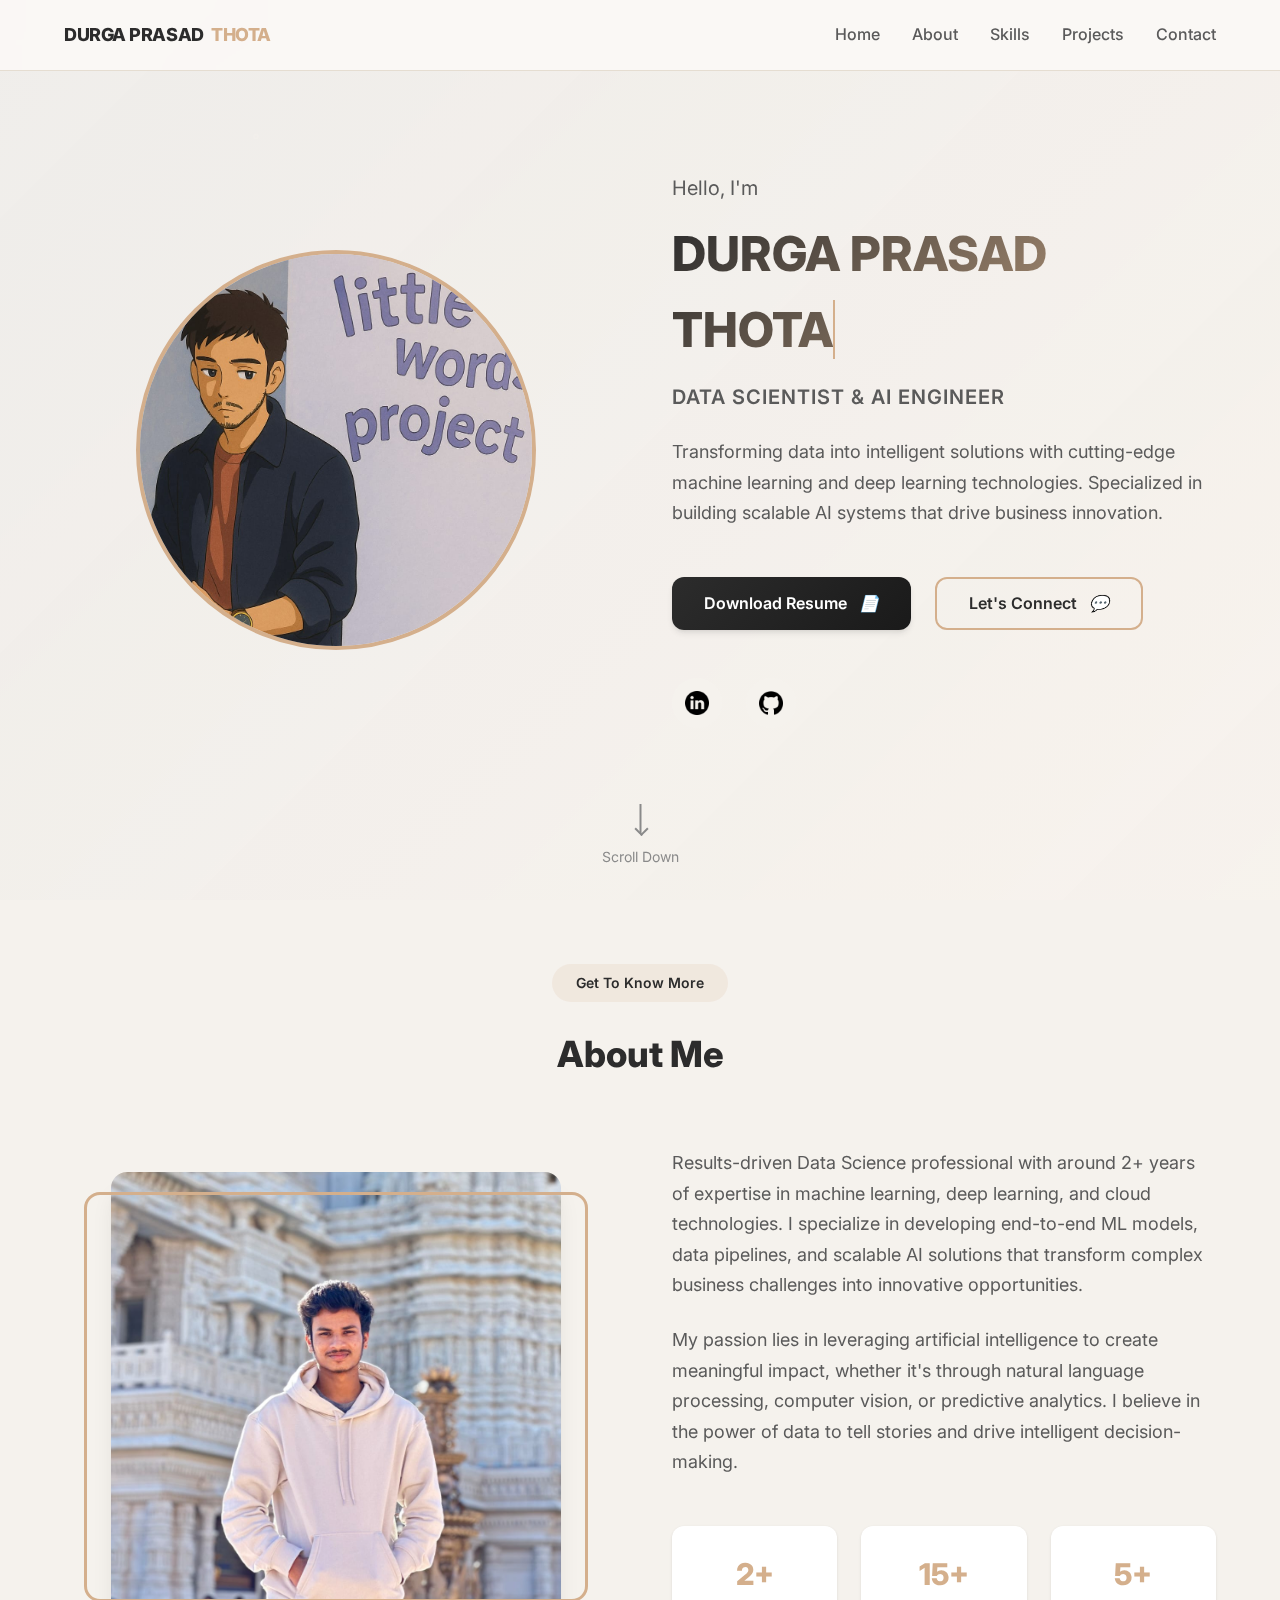
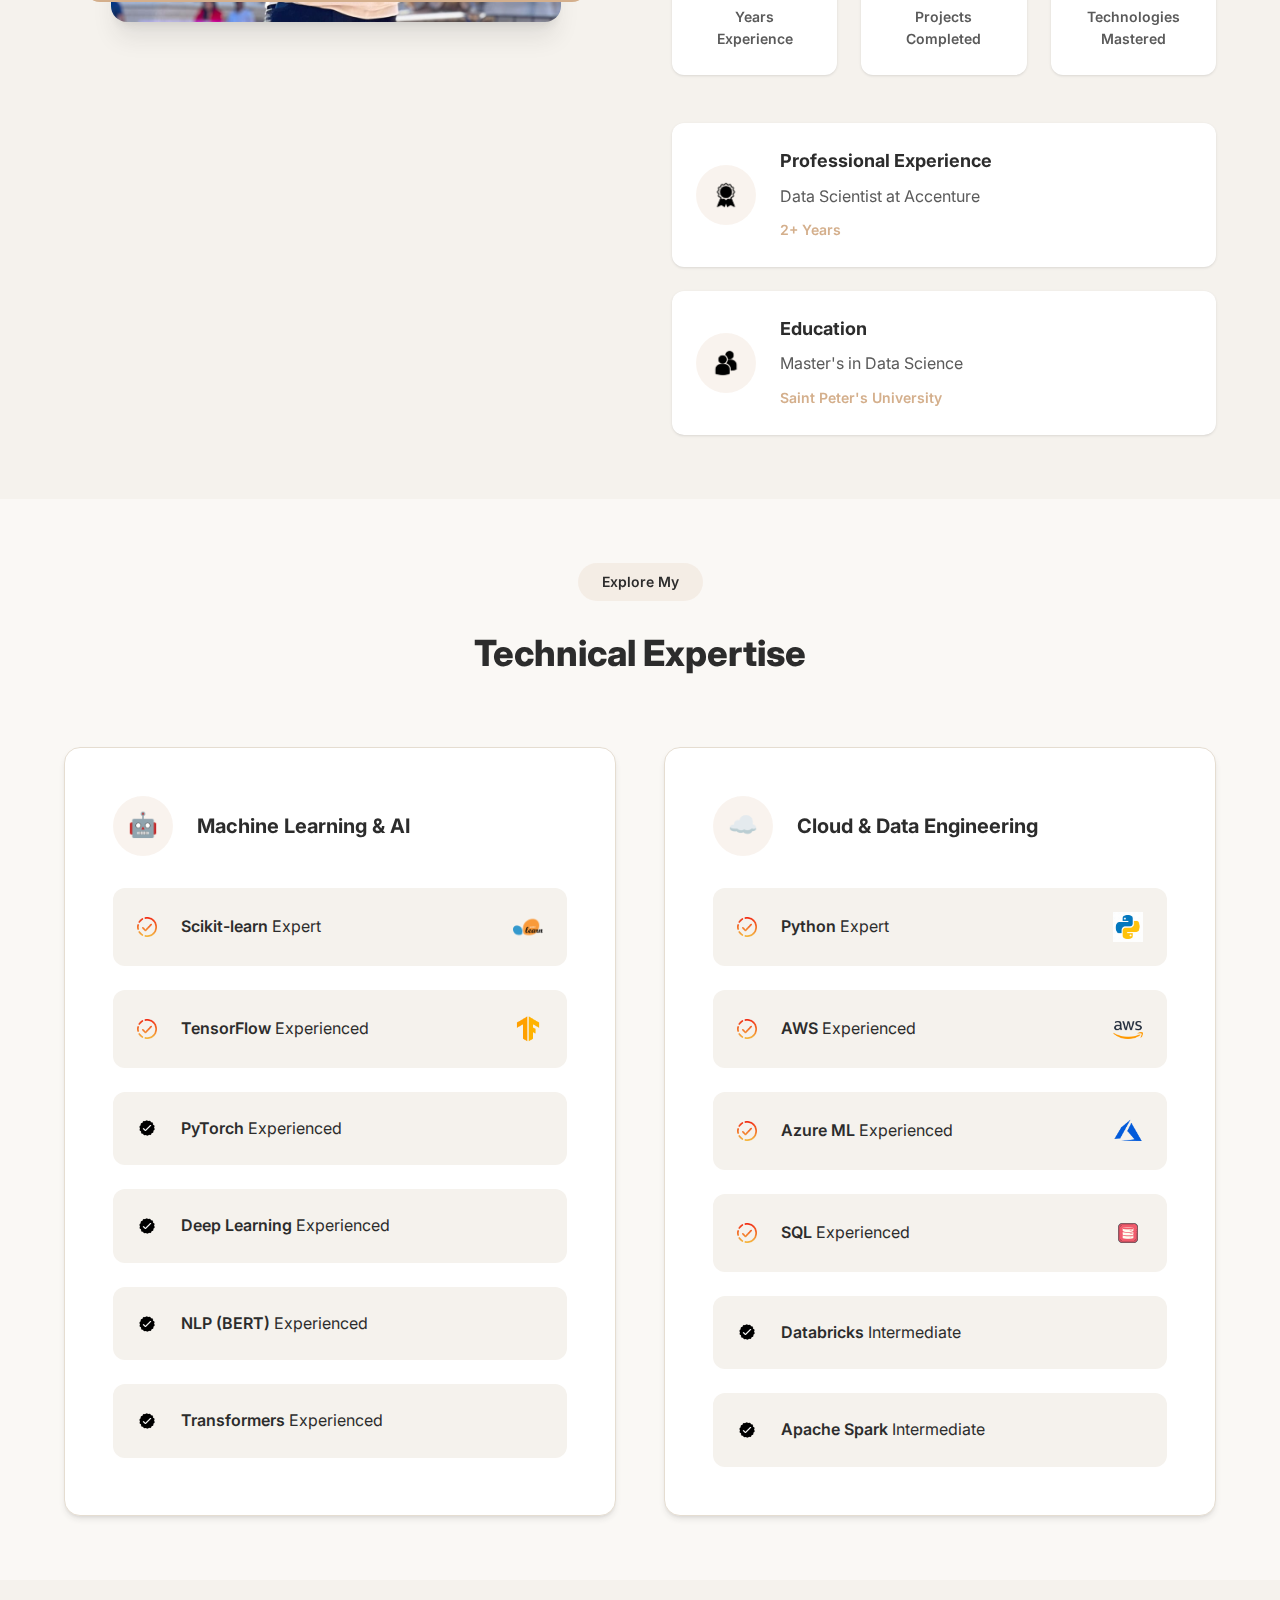
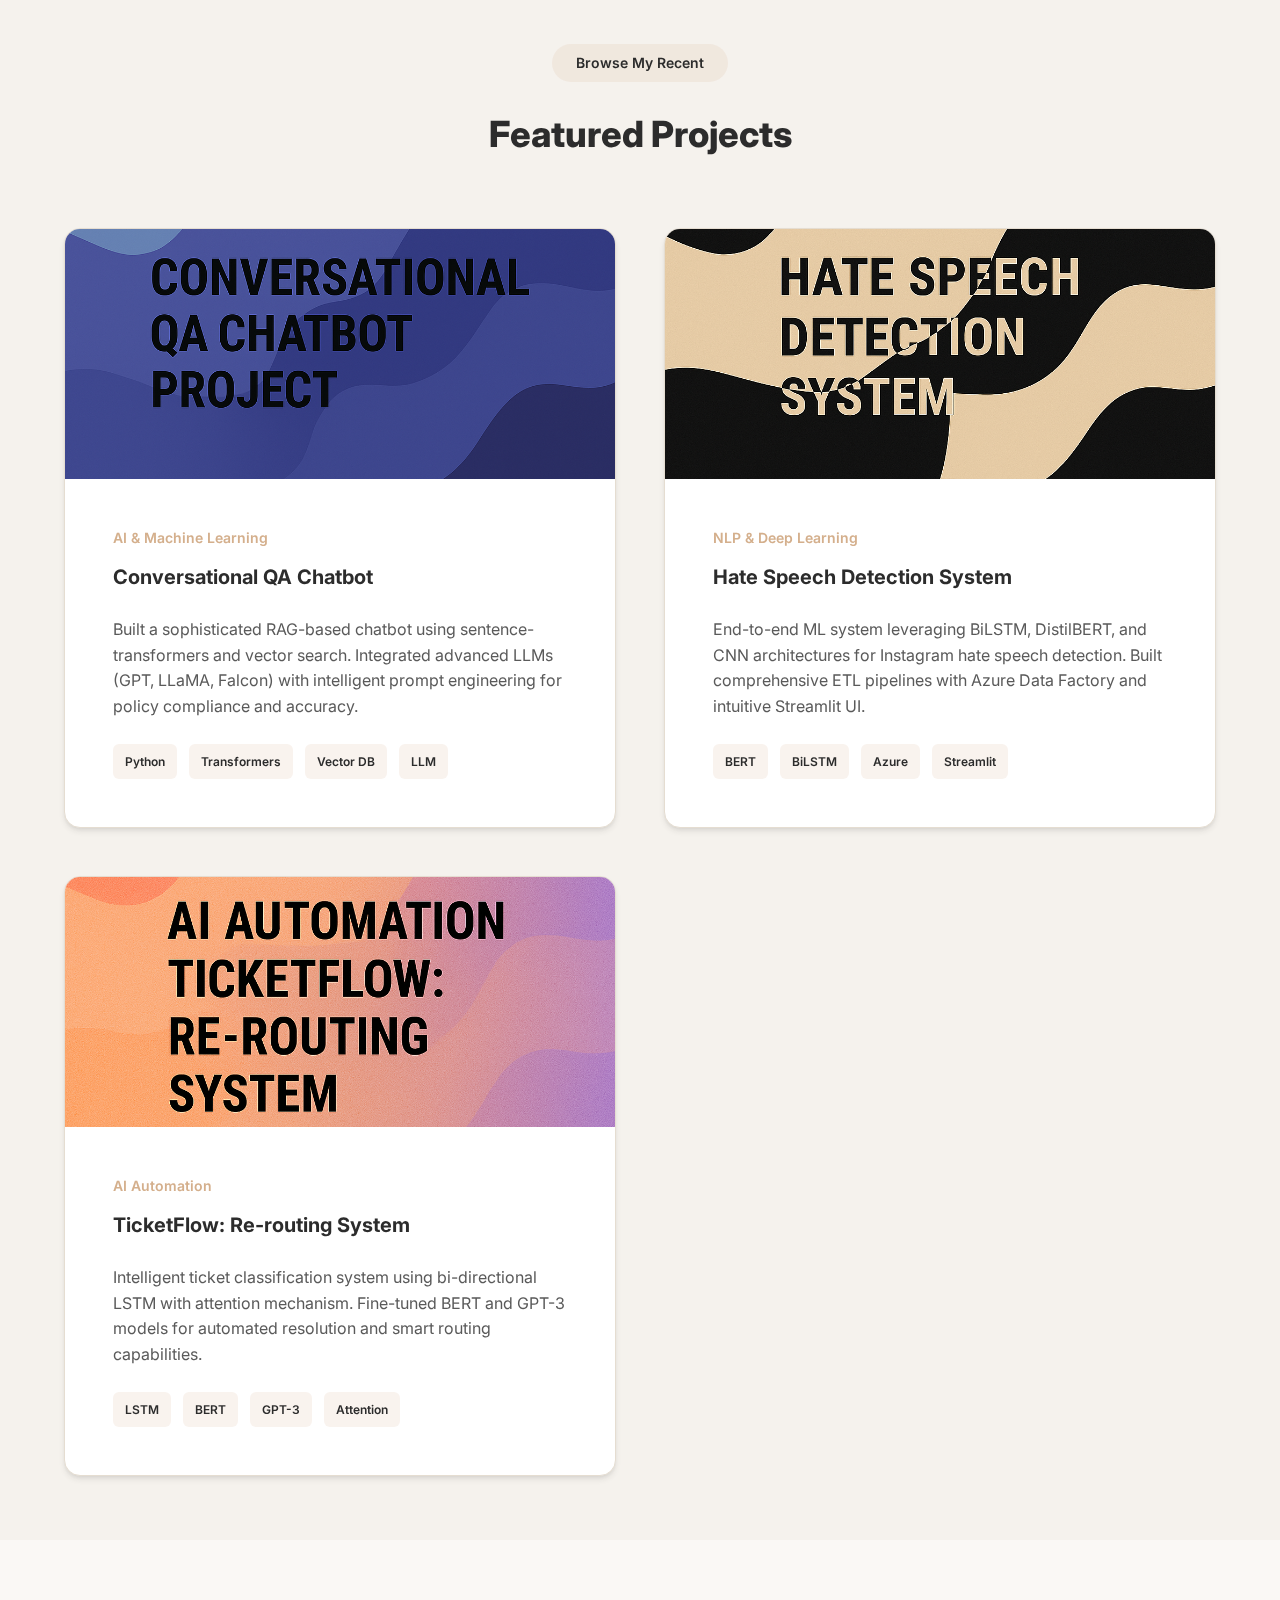
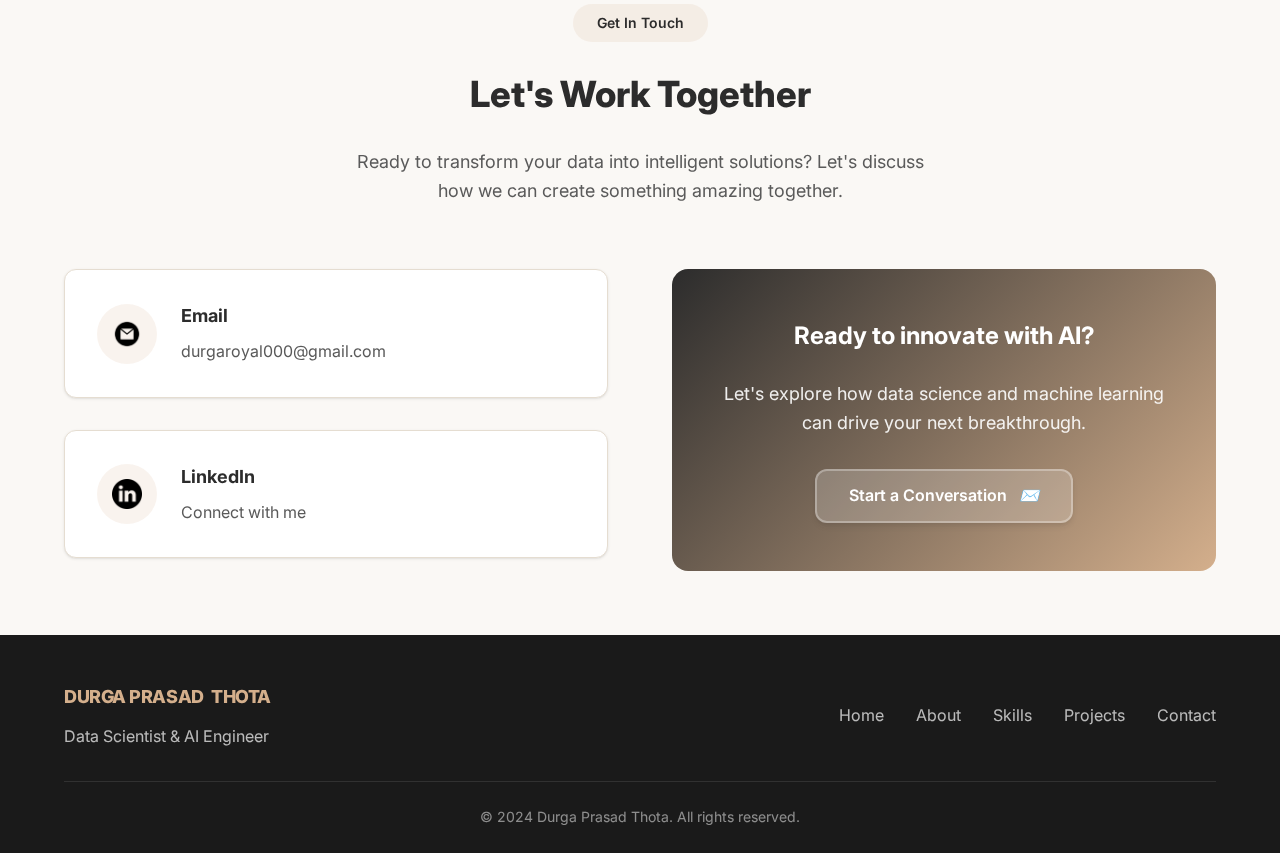
<file: index.html>
<!DOCTYPE html>
<html lang="en">
<head>
    <meta charset="UTF-8">
    <meta http-equiv="X-UA-Compatible" content="IE=edge">
    <meta name="viewport" content="width=device-width, initial-scale=1.0">
    <title>Durga Prasad Thota - Data Scientist Portfolio</title>
    <link rel="stylesheet" href="style.css">
    <link rel="stylesheet" href="#">
    <link rel="preconnect" href="https://fonts.googleapis.com">
    <link rel="preconnect" href="https://fonts.gstatic.com" crossorigin>
    <link href="https://fonts.googleapis.com/css2?family=Inter:wght@300;400;500;600;700;800&display=swap" rel="stylesheet">
</head>
<body>
    <!-- Animated Background -->
    <div class="bg-animation"></div>
    
    <!-- Navigation -->
    <nav id="navbar">
        <div class="nav-container">
            <div class="logo">
                <span class="logo-text">DURGA PRASAD</span>
                <span class="logo-accent">THOTA</span>
            </div>
            <ul class="nav-menu">
                <li><a href="#home" class="nav-link">Home</a></li>
                <li><a href="#about" class="nav-link">About</a></li>
                <li><a href="#skills" class="nav-link">Skills</a></li>
                <li><a href="#projects" class="nav-link">Projects</a></li>
                <li><a href="#contact" class="nav-link">Contact</a></li>
            </ul>
            <div class="hamburger" id="hamburger">
                <span class="bar"></span>
                <span class="bar"></span>
                <span class="bar"></span>
            </div>
        </div>
    </nav>

    <!-- Hero Section -->
    <section id="home" class="hero">
        <div class="hero-container">
            <div class="hero-content">
                <div class="hero-image-wrapper">
                    <div class="hero-image">
                        <img src="./assets/dummy-abt-pic.jpeg" alt="Durga Prasad Thota">
                        <div class="image-glow"></div>
                    </div>
                </div>
                <div class="hero-text">
                    <p class="hero-greeting">Hello, I'm</p>
                    <h1 class="hero-name">
                        <span class="typing-text">DURGA PRASAD THOTA</span>
                    </h1>
                    <h2 class="hero-title">DATA SCIENTIST & AI ENGINEER</h2>
                    <p class="hero-description">
                        Transforming data into intelligent solutions with cutting-edge machine learning 
                        and deep learning technologies. Specialized in building scalable AI systems 
                        that drive business innovation.
                    </p>
                    <div class="hero-buttons">
                        <a href="./assets/DP-RESUME.pdf" class="btn btn-primary" target="_blank">
                            <span>Download Resume</span>
                            <i class="btn-icon">📄</i>
                        </a>
                        <a href="#contact" class="btn btn-secondary">
                            <span>Let's Connect</span>
                            <i class="btn-icon">💬</i>
                        </a>
                    </div>
                    <div class="social-links">
                        <a href="https://www.linkedin.com/in/durgarasadthota/" class="social-link" target="_blank">
                            <img src="./assets/linkedin.png" alt="LinkedIn">
                        </a>
                        <a href="https://github.com/DURGAPRASAD000/" class="social-link" target="_blank">
                            <img src="./assets/github.png" alt="GitHub">
                        </a>
                    </div>
                </div>
            </div>
            <div class="scroll-indicator">
                <div class="scroll-arrow"></div>
                <span>Scroll Down</span>
            </div>
        </div>
    </section>

    <!-- About Section -->
    <section id="about" class="about">
        <div class="container">
            <div class="section-header">
                <span class="section-tag">Get To Know More</span>
                <h2 class="section-title">About Me</h2>
            </div>
            <div class="about-content">
                <div class="about-image-section">
                    <div class="about-image-wrapper">
                        <img src="./assets/about-pic.jpg" alt="About Durga Prasad" class="about-image">
                        <div class="about-image-overlay"></div>
                    </div>
                </div>
                <div class="about-text-section">
                    <div class="about-description">
                        <p>
                            Results-driven Data Science professional with around 2+ years of expertise in 
                            machine learning, deep learning, and cloud technologies. I specialize in 
                            developing end-to-end ML models, data pipelines, and scalable AI solutions 
                            that transform complex business challenges into innovative opportunities.
                        </p>
                        <p>
                            My passion lies in leveraging artificial intelligence to create meaningful 
                            impact, whether it's through natural language processing, computer vision, 
                            or predictive analytics. I believe in the power of data to tell stories 
                            and drive intelligent decision-making.
                        </p>
                    </div>
                    <div class="stats-container">
                        <div class="stat-item">
                            <div class="stat-number">2+</div>
                            <div class="stat-label">Years Experience</div>
                        </div>
                        <div class="stat-item">
                            <div class="stat-number">15+</div>
                            <div class="stat-label">Projects Completed</div>
                        </div>
                        <div class="stat-item">
                            <div class="stat-number">5+</div>
                            <div class="stat-label">Technologies Mastered</div>
                        </div>
                    </div>
                    <div class="experience-education">
                        <div class="exp-edu-item">
                            <div class="exp-edu-icon">
                                <img src="./assets/experience.png" alt="Experience">
                            </div>
                            <div class="exp-edu-content">
                                <h4>Professional Experience</h4>
                                <p>Data Scientist at Accenture</p>
                                <span class="exp-edu-duration">2+ Years</span>
                            </div>
                        </div>
                        <div class="exp-edu-item">
                            <div class="exp-edu-icon">
                                <img src="./assets/education.png" alt="Education">
                            </div>
                            <div class="exp-edu-content">
                                <h4>Education</h4>
                                <p>Master's in Data Science</p>
                                <span class="exp-edu-duration">Saint Peter's University</span>
                            </div>
                        </div>
                    </div>
                </div>
            </div>
        </div>
    </section>

    <!-- Skills Section -->
    <section id="skills" class="skills">
        <div class="container">
            <div class="section-header">
                <span class="section-tag">Explore My</span>
                <h2 class="section-title">Technical Expertise</h2>
            </div>
            <div class="skills-grid">
                <div class="skill-category">
                    <div class="category-header">
                        <div class="category-icon">🤖</div>
                        <h3>Machine Learning & AI</h3>
                    </div>
                    <div class="skills-list">
                        <div class="skill-item">
                            <img src="./assets/checkmark2.png" alt="Skill">
                            <div class="skill-info">
                                <span class="skill-name">Scikit-learn</span>
                                <span class="skill-level expert">Expert</span>
                            </div>
                            <div class="skill-progress">
                                <div class="progress-bar" data-width="95"></div>
                            </div>
                            <div class="skill-icon">
                                <img src="assets/scikit-learn.png" alt="Scikit-learn Icon">
                            </div>
                        </div>
                        <div class="skill-item">
                            <img src="./assets/checkmark2.png" alt="Skill">
                            <div class="skill-info">
                                <span class="skill-name">TensorFlow</span>
                                <span class="skill-level experienced">Experienced</span>
                            </div>
                            <div class="skill-progress">
                                <div class="progress-bar" data-width="88"></div>
                            </div>
                             <div class="skill-icon">
                                <img src="assets/tensorflow.png" alt="TensorFlow Icon">
                            </div>
                        </div>
                        <div class="skill-item">
                            <img src="./assets/checkmark.png" alt="Skill">
                            <div class="skill-info">
                                <span class="skill-name">PyTorch</span>
                                <span class="skill-level experienced">Experienced</span>
                            </div>
                            <div class="skill-progress">
                                <div class="progress-bar" data-width="85"></div>
                            </div>
                        </div>
                        <div class="skill-item">
                            <img src="./assets/checkmark.png" alt="Skill">
                            <div class="skill-info">
                                <span class="skill-name">Deep Learning</span>
                                <span class="skill-level experienced">Experienced</span>
                            </div>
                            <div class="skill-progress">
                                <div class="progress-bar" data-width="90"></div>
                            </div>
                        </div>
                        <div class="skill-item">
                            <img src="./assets/checkmark.png" alt="Skill">
                            <div class="skill-info">
                                <span class="skill-name">NLP (BERT)</span>
                                <span class="skill-level experienced">Experienced</span>
                            </div>
                            <div class="skill-progress">
                                <div class="progress-bar" data-width="82"></div>
                            </div>
                        </div>
                        <div class="skill-item">
                            <img src="./assets/checkmark.png" alt="Skill">
                            <div class="skill-info">
                                <span class="skill-name">Transformers</span>
                                <span class="skill-level experienced">Experienced</span>
                            </div>
                            <div class="skill-progress">
                                <div class="progress-bar" data-width="80"></div>
                            </div>
                        </div>
                    </div>
                </div>

                <div class="skill-category">
                    <div class="category-header">
                        <div class="category-icon">☁️</div>
                        <h3>Cloud & Data Engineering</h3>
                    </div>
                    <div class="skills-list">
                        <div class="skill-item">
                            <img src="./assets/checkmark2.png" alt="Skill">
                            <div class="skill-info">
                                <span class="skill-name">Python</span>
                                <span class="skill-level expert">Expert</span>
                            </div>
                            <div class="skill-progress">
                                <div class="progress-bar" data-width="98"></div>
                            </div>
                             <div class="skill-icon">
                                <img src="assets/pyhton.gif" alt="python Icon">
                            </div>
                        </div>
                        <div class="skill-item">
                            <img src="./assets/checkmark2.png" alt="Skill">
                            <div class="skill-info">
                                <span class="skill-name">AWS</span>
                                <span class="skill-level experienced">Experienced</span>
                            </div>
                            <div class="skill-progress">
                                <div class="progress-bar" data-width="85"></div>
                            </div>
                            <div class="skill-icon">
                                <img src="assets/aws-icon.png" alt="aws Icon">
                            </div>
                        </div>
                        <div class="skill-item">
                            <img src="./assets/checkmark2.png" alt="Skill">
                            <div class="skill-info">
                                <span class="skill-name">Azure ML</span>
                                <span class="skill-level experienced">Experienced</span>
                            </div>
                            <div class="skill-progress">
                                <div class="progress-bar" data-width="83"></div>
                            </div>
                            <div class="skill-icon">
                                <img src="assets/azure.png" alt="azure Icon">
                            </div>
                        </div>
                        <div class="skill-item">
                            <img src="./assets/checkmark2.png" alt="Skill">
                            <div class="skill-info">
                                <span class="skill-name">SQL</span>
                                <span class="skill-level experienced">Experienced</span>
                            </div>
                            <div class="skill-progress">
                                <div class="progress-bar" data-width="92"></div>
                            </div>
                             <div class="skill-icon">
                                <img src="assets/sql.png" alt="sql Icon">
                            </div>
                        </div>
                        <div class="skill-item">
                            <img src="./assets/checkmark.png" alt="Skill">
                            <div class="skill-info">
                                <span class="skill-name">Databricks</span>
                                <span class="skill-level intermediate">Intermediate</span>
                            </div>
                            <div class="skill-progress">
                                <div class="progress-bar" data-width="75"></div>
                            </div>
                        </div>
                        <div class="skill-item">
                            <img src="./assets/checkmark.png" alt="Skill">
                            <div class="skill-info">
                                <span class="skill-name">Apache Spark</span>
                                <span class="skill-level intermediate">Intermediate</span>
                            </div>
                            <div class="skill-progress">
                                <div class="progress-bar" data-width="78"></div>
                            </div>
                        </div>
                    </div>
                </div>
            </div>
        </div>
    </section>

    <!-- Projects Section -->
    <section id="projects" class="projects">
        <div class="container">
            <div class="section-header">
                <span class="section-tag">Browse My Recent</span>
                <h2 class="section-title">Featured Projects</h2>
            </div>
            <div class="projects-grid">
                <div class="project-card">
                    <div class="project-image">
                        <img src="./assets/project-2.png" alt="Conversational QA Chatbot">
                        <div class="project-overlay">
                            <div class="project-links">
                                <a href="https://github.com/" class="project-link" target="_blank">
                                    <img src="./assets/github.png" alt="GitHub">
                                </a>
                                <a href="project1.html" class="project-link demo-link">
                                    <span>🚀</span>
                                </a>
                            </div>
                        </div>
                    </div>
                    <div class="project-content">
                        <div class="project-category">AI & Machine Learning</div>
                        <h3 class="project-title">Conversational QA Chatbot</h3>
                        <p class="project-description">
                            Built a sophisticated RAG-based chatbot using sentence-transformers and 
                            vector search. Integrated advanced LLMs (GPT, LLaMA, Falcon) with 
                            intelligent prompt engineering for policy compliance and accuracy.
                        </p>
                        <div class="project-tech">
                            <span class="tech-tag">Python</span>
                            <span class="tech-tag">Transformers</span>
                            <span class="tech-tag">Vector DB</span>
                            <span class="tech-tag">LLM</span>
                        </div>
                    </div>
                </div>

                <div class="project-card">
                    <div class="project-image">
                        <img src="./assets/project-1.png" alt="Hate Speech Detection">
                        <div class="project-overlay">
                            <div class="project-links">
                                <a href="https://github.com/" class="project-link" target="_blank">
                                    <img src="./assets/github.png" alt="GitHub">
                                </a>
                                <a href="project2.html" class="project-link demo-link">
                                    <span>🚀</span>
                                </a>
                            </div>
                        </div>
                    </div>
                    <div class="project-content">
                        <div class="project-category">NLP & Deep Learning</div>
                        <h3 class="project-title">Hate Speech Detection System</h3>
                        <p class="project-description">
                            End-to-end ML system leveraging BiLSTM, DistilBERT, and CNN architectures 
                            for Instagram hate speech detection. Built comprehensive ETL pipelines 
                            with Azure Data Factory and intuitive Streamlit UI.
                        </p>
                        <div class="project-tech">
                            <span class="tech-tag">BERT</span>
                            <span class="tech-tag">BiLSTM</span>
                            <span class="tech-tag">Azure</span>
                            <span class="tech-tag">Streamlit</span>
                        </div>
                    </div>
                </div>

                <div class="project-card">
                    <div class="project-image">
                        <img src="./assets/project-3.png" alt="TicketFlow System">
                        <div class="project-overlay">
                            <div class="project-links">
                                <a href="https://github.com/" class="project-link" target="_blank">
                                    <img src="./assets/github.png" alt="GitHub">
                                </a>
                                <a href="project3.html" class="project-link demo-link">
                                    <span>🚀</span>
                                </a>
                            </div>
                        </div>
                    </div>
                    <div class="project-content">
                        <div class="project-category">AI Automation</div>
                        <h3 class="project-title">TicketFlow: Re-routing System</h3>
                        <p class="project-description">
                            Intelligent ticket classification system using bi-directional LSTM with 
                            attention mechanism. Fine-tuned BERT and GPT-3 models for automated 
                            resolution and smart routing capabilities.
                        </p>
                        <div class="project-tech">
                            <span class="tech-tag">LSTM</span>
                            <span class="tech-tag">BERT</span>
                            <span class="tech-tag">GPT-3</span>
                            <span class="tech-tag">Attention</span>
                        </div>
                    </div>
                </div>
            </div>
        </div>
    </section>

    <!-- Contact Section -->
    <section id="contact" class="contact">
        <div class="container">
            <div class="section-header">
                <span class="section-tag">Get In Touch</span>
                <h2 class="section-title">Let's Work Together</h2>
                <p class="section-description">
                    Ready to transform your data into intelligent solutions? Let's discuss how we can 
                    create something amazing together.
                </p>
            </div>
            <div class="contact-content">
                <div class="contact-info">
                    <div class="contact-item">
                        <div class="contact-icon">
                            <img src="./assets/email.png" alt="Email">
                        </div>
                        <div class="contact-details">
                            <h4>Email</h4>
                            <a href="mailto:durgaroyal000@gmail.com">durgaroyal000@gmail.com</a>
                        </div>
                    </div>
                    <div class="contact-item">
                        <div class="contact-icon">
                            <img src="./assets/linkedin.png" alt="LinkedIn">
                        </div>
                        <div class="contact-details">
                            <h4>LinkedIn</h4>
                            <a href="https://www.linkedin.com/in/durgarasadthota/" target="_blank">Connect with me</a>
                        </div>
                    </div>
                </div>
                <div class="contact-cta">
                    <h3>Ready to innovate with AI?</h3>
                    <p>Let's explore how data science and machine learning can drive your next breakthrough.</p>
                    <a href="mailto:durgaroyal000@gmail.com" class="btn btn-primary">
                        <span>Start a Conversation</span>
                        <i class="btn-icon">✉️</i>
                    </a>
                </div>
            </div>
        </div>
    </section>

    <!-- Footer -->
    <footer class="footer">
        <div class="container">
            <div class="footer-content">
                <div class="footer-brand">
                    <div class="logo">
                        <span class="logo-text">DURGA PRASAD</span>
                        <span class="logo-accent">THOTA</span>
                    </div>
                    <p>Data Scientist & AI Engineer</p>
                </div>
                <nav class="footer-nav">
                    <a href="#home">Home</a>
                    <a href="#about">About</a>
                    <a href="#skills">Skills</a>
                    <a href="#projects">Projects</a>
                    <a href="#contact">Contact</a>
                </nav>
            </div>
            <div class="footer-bottom">
                <p>&copy; 2024 Durga Prasad Thota. All rights reserved.</p>
            </div>
        </div>
    </footer>

    <script src="script.js"></script>
</body>
</html>
</file>
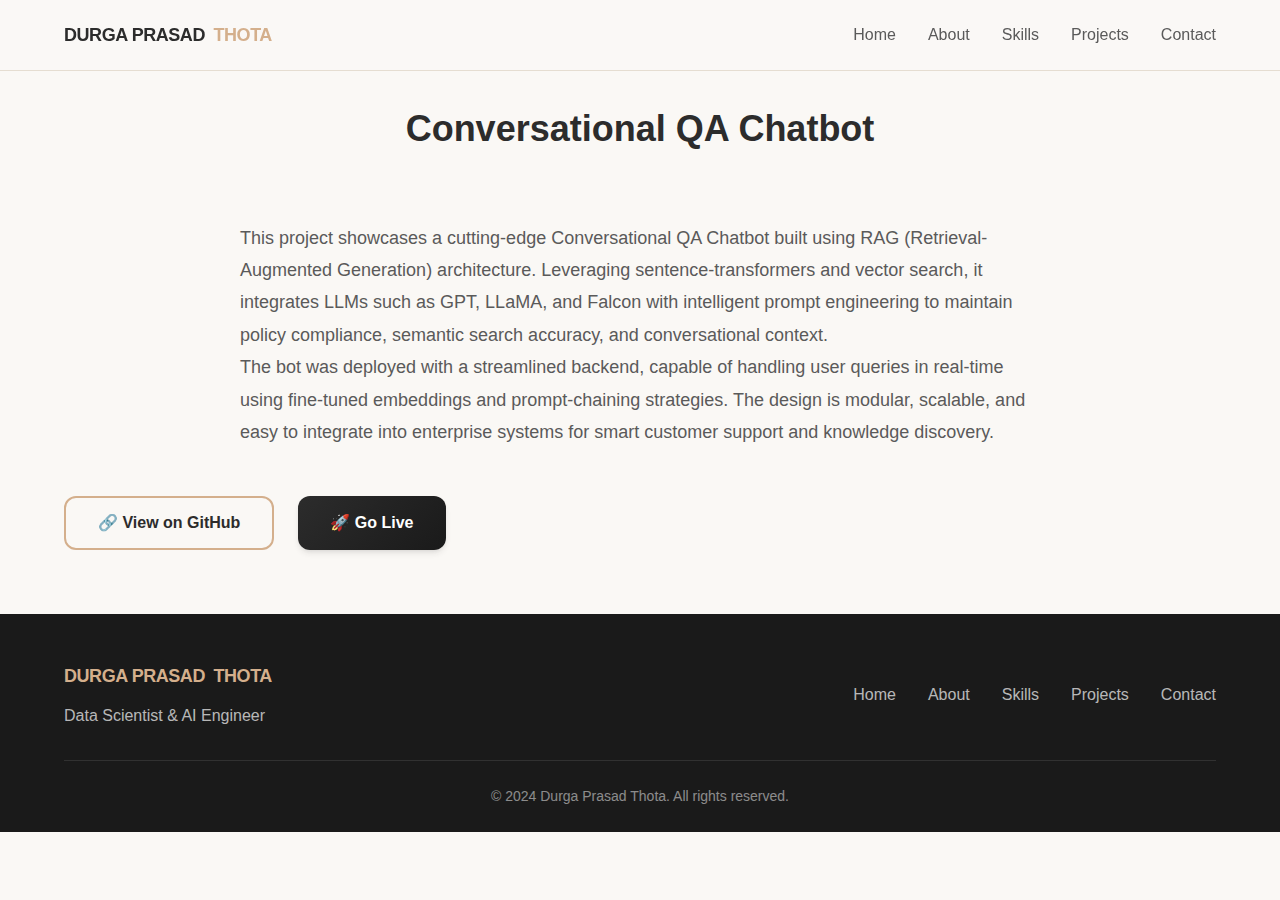
<file: project1.html>
<!DOCTYPE html>
<html lang="en">
<head>
  <meta charset="UTF-8" />
  <meta name="viewport" content="width=device-width, initial-scale=1.0"/>
  <title>Project Title – Durga Prasad Thota</title>
  <link rel="stylesheet" href="style.css" />
  <script src="script.js" defer></script>
</head>
<body>

  <!-- Header -->
  <nav id="navbar">
    <div class="nav-container">
      <div class="logo">
        <span class="logo-text">DURGA PRASAD</span>
        <span class="logo-accent">THOTA</span>
      </div>
      <ul class="nav-menu">
        <li><a href="index.html#home" class="nav-link">Home</a></li>
        <li><a href="index.html#about" class="nav-link">About</a></li>
        <li><a href="index.html#skills" class="nav-link">Skills</a></li>
        <li><a href="index.html#projects" class="nav-link">Projects</a></li>
        <li><a href="index.html#contact" class="nav-link">Contact</a></li>
      </ul>
      <div class="hamburger" id="hamburger">
        <span class="bar"></span>
        <span class="bar"></span>
        <span class="bar"></span>
      </div>
    </div>
  </nav>

  <!-- Project Detail Section -->
  <section class="project-detail" style="padding-top: 100px; padding-bottom: 4rem;">
    <div class="container">
      <div class="section-header text-center">
        <h1 class="section-title">Conversational QA Chatbot</h1>
      </div>
      <div class="project-description" style="max-width: 800px; margin: 0 auto; font-size: 1.125rem; line-height: 1.8; color: var(--text-secondary);">
        <p>
          This project showcases a cutting-edge Conversational QA Chatbot built using RAG (Retrieval-Augmented Generation) architecture. 
          Leveraging sentence-transformers and vector search, it integrates LLMs such as GPT, LLaMA, and Falcon with intelligent prompt 
          engineering to maintain policy compliance, semantic search accuracy, and conversational context.
        </p>
        <p>
          The bot was deployed with a streamlined backend, capable of handling user queries in real-time using fine-tuned embeddings and 
          prompt-chaining strategies. The design is modular, scalable, and easy to integrate into enterprise systems for smart customer 
          support and knowledge discovery.
        </p>
      </div>
      <div class="project-links text-center" style="margin-top: 3rem;">
        <a href="https://github.com/" target="_blank" class="btn btn-secondary">🔗 View on GitHub</a>
        <a href="#" target="_blank" class="btn btn-primary">🚀 Go Live</a>
      </div>
    </div>
  </section>

  <!-- Footer -->
  <footer class="footer">
    <div class="container">
      <div class="footer-content">
        <div class="footer-brand">
          <div class="logo">
            <span class="logo-text">DURGA PRASAD</span>
            <span class="logo-accent">THOTA</span>
          </div>
          <p>Data Scientist & AI Engineer</p>
        </div>
        <nav class="footer-nav">
          <a href="index.html#home">Home</a>
          <a href="index.html#about">About</a>
          <a href="index.html#skills">Skills</a>
          <a href="index.html#projects">Projects</a>
          <a href="index.html#contact">Contact</a>
        </nav>
      </div>
      <div class="footer-bottom">
        <p>&copy; 2024 Durga Prasad Thota. All rights reserved.</p>
      </div>
    </div>
  </footer>

</body>
</html>
</file>
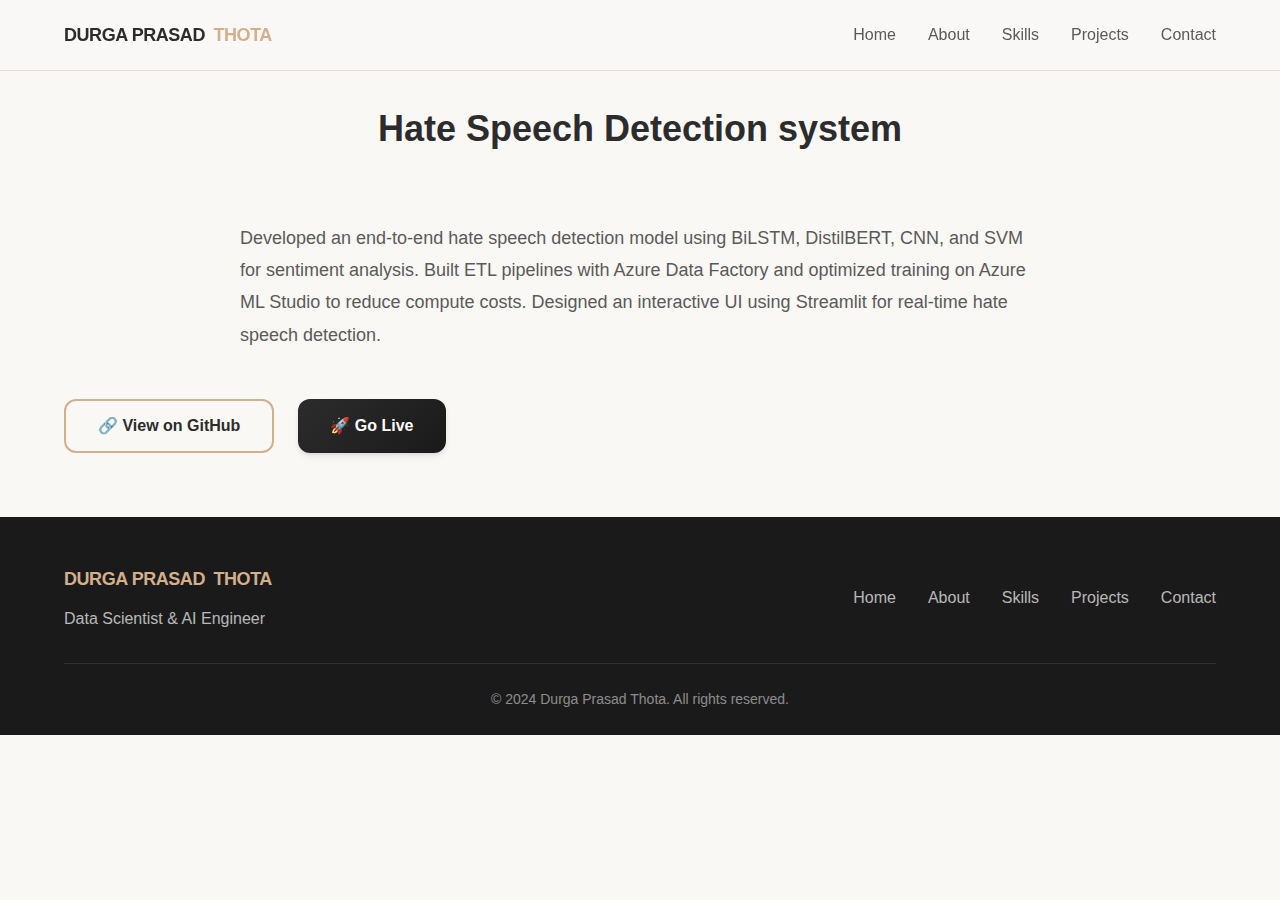
<file: project2.html>
<!DOCTYPE html>
<html lang="en">
<head>
  <meta charset="UTF-8" />
  <meta name="viewport" content="width=device-width, initial-scale=1.0"/>
  <title>Project Title – Durga Prasad Thota</title>
  <link rel="stylesheet" href="style.css" />
  <script src="script.js" defer></script>
</head>
<body>

  <!-- Header -->
  <nav id="navbar">
    <div class="nav-container">
      <div class="logo">
        <span class="logo-text">DURGA PRASAD</span>
        <span class="logo-accent">THOTA</span>
      </div>
      <ul class="nav-menu">
        <li><a href="index.html#home" class="nav-link">Home</a></li>
        <li><a href="index.html#about" class="nav-link">About</a></li>
        <li><a href="index.html#skills" class="nav-link">Skills</a></li>
        <li><a href="index.html#projects" class="nav-link">Projects</a></li>
        <li><a href="index.html#contact" class="nav-link">Contact</a></li>
      </ul>
      <div class="hamburger" id="hamburger">
        <span class="bar"></span>
        <span class="bar"></span>
        <span class="bar"></span>
      </div>
    </div>
  </nav>

  <!-- Project Detail Section -->
  <section class="project-detail" style="padding-top: 100px; padding-bottom: 4rem;">
    <div class="container">
      <div class="section-header text-center">
        <h1 class="section-title">Hate Speech Detection system </h1>
      </div>
      <div class="project-description" style="max-width: 800px; margin: 0 auto; font-size: 1.125rem; line-height: 1.8; color: var(--text-secondary);">
        <p>
          Developed an end-to-end hate speech detection model using BiLSTM, DistilBERT, CNN, and SVM for sentiment analysis.
          Built ETL pipelines with Azure Data Factory and optimized training on Azure ML Studio to reduce compute costs.
          Designed an interactive UI using Streamlit for real-time hate speech detection.
        </p>
      </div>
      <div class="project-links text-center" style="margin-top: 3rem;">
        <a href="https://github.com/" target="_blank" class="btn btn-secondary">🔗 View on GitHub</a>
        <a href="#" target="_blank" class="btn btn-primary">🚀 Go Live</a>
      </div>
    </div>
  </section>

  <!-- Footer -->
  <footer class="footer">
    <div class="container">
      <div class="footer-content">
        <div class="footer-brand">
          <div class="logo">
            <span class="logo-text">DURGA PRASAD</span>
            <span class="logo-accent">THOTA</span>
          </div>
          <p>Data Scientist & AI Engineer</p>
        </div>
        <nav class="footer-nav">
          <a href="index.html#home">Home</a>
          <a href="index.html#about">About</a>
          <a href="index.html#skills">Skills</a>
          <a href="index.html#projects">Projects</a>
          <a href="index.html#contact">Contact</a>
        </nav>
      </div>
      <div class="footer-bottom">
        <p>&copy; 2024 Durga Prasad Thota. All rights reserved.</p>
      </div>
    </div>
  </footer>

</body>
</html>
</file>
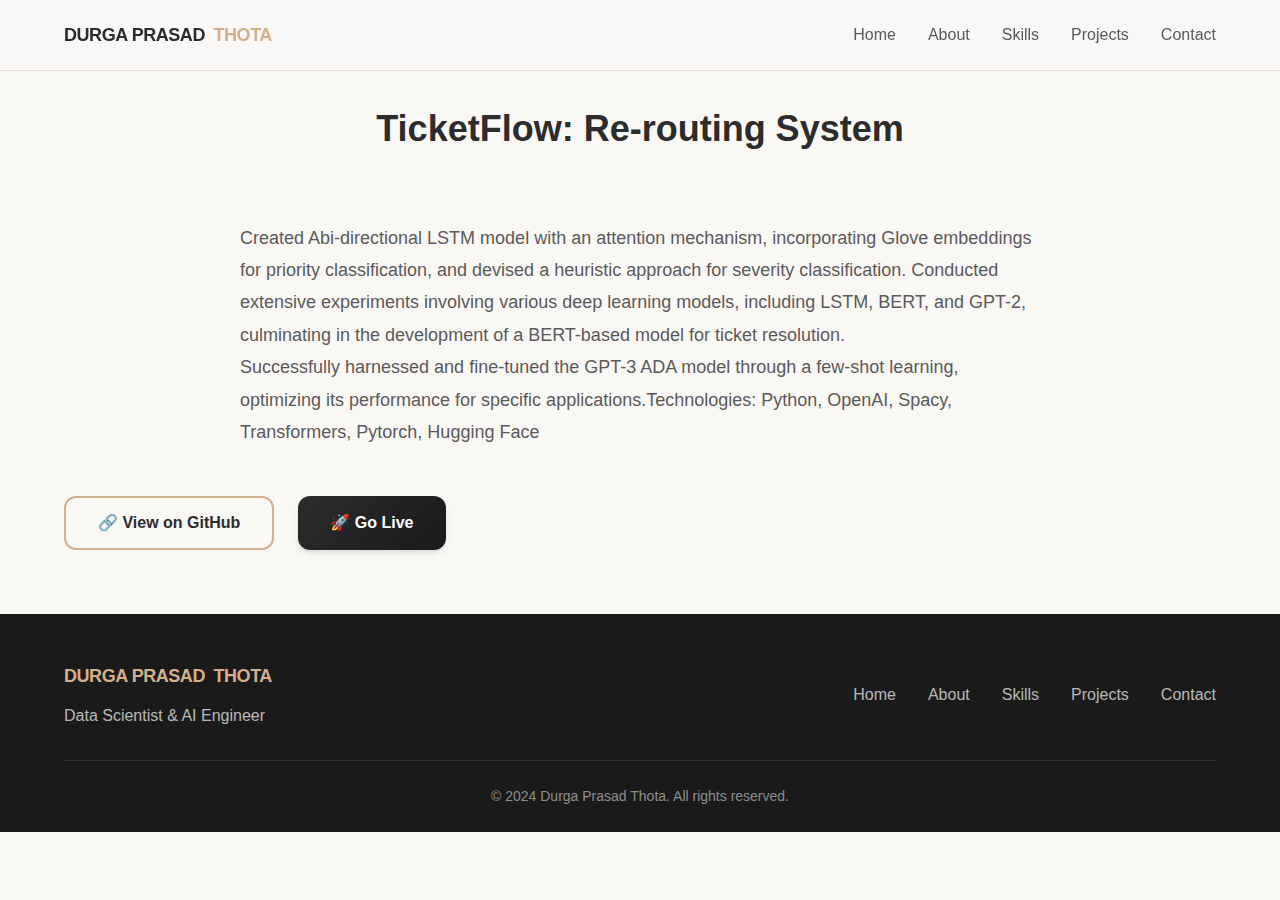
<file: project3.html>
<!DOCTYPE html>
<html lang="en">
<head>
  <meta charset="UTF-8" />
  <meta name="viewport" content="width=device-width, initial-scale=1.0"/>
  <title>Project Title – Durga Prasad Thota</title>
  <link rel="stylesheet" href="style.css" />
  <script src="script.js" defer></script>
</head>
<body>

  <!-- Header -->
  <nav id="navbar">
    <div class="nav-container">
      <div class="logo">
        <span class="logo-text">DURGA PRASAD</span>
        <span class="logo-accent">THOTA</span>
      </div>
      <ul class="nav-menu">
        <li><a href="index.html#home" class="nav-link">Home</a></li>
        <li><a href="index.html#about" class="nav-link">About</a></li>
        <li><a href="index.html#skills" class="nav-link">Skills</a></li>
        <li><a href="index.html#projects" class="nav-link">Projects</a></li>
        <li><a href="index.html#contact" class="nav-link">Contact</a></li>
      </ul>
      <div class="hamburger" id="hamburger">
        <span class="bar"></span>
        <span class="bar"></span>
        <span class="bar"></span>
      </div>
    </div>
  </nav>

  <!-- Project Detail Section -->
  <section class="project-detail" style="padding-top: 100px; padding-bottom: 4rem;">
    <div class="container">
      <div class="section-header text-center">
        <h1 class="section-title">TicketFlow: Re-routing System</h1>
      </div>
      <div class="project-description" style="max-width: 800px; margin: 0 auto; font-size: 1.125rem; line-height: 1.8; color: var(--text-secondary);">
        <p>
            Created Abi-directional LSTM model with an attention mechanism, incorporating Glove embeddings for priority
            classification, and devised a heuristic approach for severity classification.
            Conducted extensive experiments involving various deep learning models, including LSTM, BERT, and GPT-2,
            culminating in the development of a BERT-based model for ticket resolution.
        </p>
        <p>
            Successfully harnessed and fine-tuned the GPT-3 ADA model through a few-shot learning, optimizing its
            performance for specific applications.Technologies: Python, OpenAI, Spacy, Transformers, Pytorch, Hugging Face
        </p>
      </div>
      <div class="project-links text-center" style="margin-top: 3rem;">
        <a href="" target="_blank" class="btn btn-secondary">🔗 View on GitHub</a>
        <a href="#" target="_blank" class="btn btn-primary">🚀 Go Live</a>
      </div>
    </div>
  </section>

  <!-- Footer -->
  <footer class="footer">
    <div class="container">
      <div class="footer-content">
        <div class="footer-brand">
          <div class="logo">
            <span class="logo-text">DURGA PRASAD</span>
            <span class="logo-accent">THOTA</span>
          </div>
          <p>Data Scientist & AI Engineer</p>
        </div>
        <nav class="footer-nav">
          <a href="index.html#home">Home</a>
          <a href="index.html#about">About</a>
          <a href="index.html#skills">Skills</a>
          <a href="index.html#projects">Projects</a>
          <a href="index.html#contact">Contact</a>
        </nav>
      </div>
      <div class="footer-bottom">
        <p>&copy; 2024 Durga Prasad Thota. All rights reserved.</p>
      </div>
    </div>
  </footer>

</body>
</html>
</file>
<file: style.css>
:root {
    /* Updated Color Palette - Black & Beige Theme */
    --primary-color: #2c2c2c;
    --primary-dark: #1a1a1a;
    --accent-color: #d4af8c;
    --accent-light: #e6c7a3;
    --text-primary: #2c2c2c;
    --text-secondary: #5a5a5a;
    --text-light: #8a8a8a;
    --bg-primary: #faf8f5;
    --bg-secondary: #f5f2ed;
    --bg-dark: #1a1a1a;
    --bg-card: #ffffff;
    --border-color: #e5ddd1;
    --shadow-light: 0 1px 3px 0 rgb(44 44 44 / 0.1), 0 1px 2px -1px rgb(44 44 44 / 0.1);
    --shadow-medium: 0 4px 6px -1px rgb(44 44 44 / 0.1), 0 2px 4px -2px rgb(44 44 44 / 0.1);
    --shadow-large: 0 20px 25px -5px rgb(44 44 44 / 0.1), 0 8px 10px -6px rgb(44 44 44 / 0.1);
    
    /* Typography */
    --font-family: 'Inter', -apple-system, BlinkMacSystemFont, 'Segoe UI', Roboto, sans-serif;
    --font-size-xs: 0.75rem;
    --font-size-sm: 0.875rem;
    --font-size-base: 1rem;
    --font-size-lg: 1.125rem;
    --font-size-xl: 1.25rem;
    --font-size-2xl: 1.5rem;
    --font-size-3xl: 1.875rem;
    --font-size-4xl: 2.25rem;
    --font-size-5xl: 3rem;
    
    /* Spacing */
    --spacing-xs: 0.5rem;
    --spacing-sm: 0.75rem;
    --spacing-md: 1rem;
    --spacing-lg: 1.5rem;
    --spacing-xl: 2rem;
    --spacing-2xl: 3rem;
    --spacing-3xl: 4rem;
    
    /* Transitions */
    --transition-fast: 0.15s ease-out;
    --transition-normal: 0.3s ease-out;
    --transition-slow: 0.5s ease-out;
    
    /* Border Radius */
    --radius-sm: 0.375rem;
    --radius-md: 0.5rem;
    --radius-lg: 0.75rem;
    --radius-xl: 1rem;
    --radius-2xl: 1.5rem;
}

/* Reset and Base Styles */
* {
    margin: 0;
    padding: 0;
    box-sizing: border-box;
}

html {
    scroll-behavior: smooth;
    font-size: 16px;
}

body {
    font-family: var(--font-family);
    line-height: 1.6;
    color: var(--text-primary);
    background-color: var(--bg-primary);
    overflow-x: hidden;
}

/* Animated Background */
.bg-animation {
    position: fixed;
    top: 0;
    left: 0;
    width: 100%;
    height: 100%;
    z-index: -1;
    background: linear-gradient(135deg, #2c2c2c 0%, #d4af8c 100%);
    opacity: 0.02;
}

.bg-animation::before {
    content: '';
    position: absolute;
    top: 0;
    left: 0;
    right: 0;
    bottom: 0;
    background: url('data:image/svg+xml,<svg xmlns="http://www.w3.org/2000/svg" viewBox="0 0 1000 1000"><defs><radialGradient id="a"><stop offset="0" stop-color="%232c2c2c"/><stop offset="1" stop-color="%23d4af8c"/></radialGradient></defs><g opacity=".8"><circle cx="200" cy="200" r="2" fill="url(%23a)"><animate attributeName="cy" values="200;800;200" dur="20s" repeatCount="indefinite"/></circle><circle cx="400" cy="100" r="1.5" fill="url(%23a)"><animate attributeName="cy" values="100;900;100" dur="25s" repeatCount="indefinite"/></circle><circle cx="600" cy="300" r="2.5" fill="url(%23a)"><animate attributeName="cy" values="300;700;300" dur="18s" repeatCount="indefinite"/></circle><circle cx="800" cy="150" r="1" fill="url(%23a)"><animate attributeName="cy" values="150;850;150" dur="22s" repeatCount="indefinite"/></circle><circle cx="300" cy="400" r="1.8" fill="url(%23a)"><animate attributeName="cy" values="400;600;400" dur="15s" repeatCount="indefinite"/></circle></g></svg>') center/cover;
    animation: float 30s ease-in-out infinite;
}

@keyframes float {
    0%, 100% { transform: translateY(0px) rotate(0deg); }
    50% { transform: translateY(-20px) rotate(2deg); }
}

/* Container */
.container {
    max-width: 1200px;
    margin: 0 auto;
    padding: 0 var(--spacing-lg);
}

/* Navigation */
#navbar {
    position: fixed;
    top: 0;
    left: 0;
    right: 0;
    background: rgba(250, 248, 245, 0.95);
    backdrop-filter: blur(10px);
    -webkit-backdrop-filter: blur(10px);
    border-bottom: 1px solid var(--border-color);
    z-index: 1000;
    transition: all var(--transition-normal);
}

#navbar.scrolled {
    background: rgba(250, 248, 245, 0.98);
    box-shadow: var(--shadow-medium);
}

.nav-container {
    max-width: 1200px;
    margin: 0 auto;
    padding: 0 var(--spacing-lg);
    display: flex;
    justify-content: space-between;
    align-items: center;
    height: 70px;
}

.logo {
    font-weight: 800;
    font-size: var(--font-size-lg);
    letter-spacing: -0.025em;
}

.logo-text {
    color: var(--text-primary);
}

.logo-accent {
    color: var(--accent-color);
    margin-left: 0.25rem;
}

.nav-menu {
    display: flex;
    list-style: none;
    gap: var(--spacing-xl);
}

.nav-link {
    text-decoration: none;
    color: var(--text-secondary);
    font-weight: 500;
    position: relative;
    transition: color var(--transition-fast);
}

.nav-link:hover {
    color: var(--primary-color);
}

.nav-link::after {
    content: '';
    position: absolute;
    bottom: -5px;
    left: 0;
    width: 0;
    height: 2px;
    background: var(--accent-color);
    transition: width var(--transition-normal);
}

.nav-link:hover::after {
    width: 100%;
}

.hamburger {
    display: none;
    flex-direction: column;
    cursor: pointer;
    gap: 4px;
}

.bar {
    width: 25px;
    height: 3px;
    background: var(--text-primary);
    transition: var(--transition-normal);
}

/* Hero Section */
.hero {
    min-height: 100vh;
    display: flex;
    align-items: center;
    position: relative;
    background: linear-gradient(135deg, rgba(44, 44, 44, 0.03) 0%, rgba(212, 175, 140, 0.05) 100%);
}

.hero-container {
    width: 100%;
    max-width: 1200px;
    margin: 0 auto;
    padding: 0 var(--spacing-lg);
}

.hero-content {
    display: grid;
    grid-template-columns: 1fr 1fr;
    gap: var(--spacing-3xl);
    align-items: center;
}

.hero-image-wrapper {
    display: flex;
    justify-content: center;
    position: relative;
}

.hero-image {
    position: relative;
    width: 400px;
    height: 400px;
    border-radius: 50%;
    overflow: hidden;
    border: 4px solid var(--accent-color);
}

.hero-image img {
    width: 100%;
    height: 100%;
    object-fit: cover;
    transition: transform var(--transition-slow);
}

.hero-image:hover img {
    transform: scale(1.05);
}

.image-glow {
    position: absolute;
    top: -20px;
    left: -20px;
    right: -20px;
    bottom: -20px;
    background: linear-gradient(135deg, var(--primary-color), var(--accent-color));
    border-radius: 50%;
    z-index: -1;
    opacity: 0.15;
    filter: blur(20px);
    animation: pulse 3s ease-in-out infinite;
}

@keyframes pulse {
    0%, 100% { opacity: 0.15; transform: scale(1); }
    50% { opacity: 0.25; transform: scale(1.05); }
}

.hero-greeting {
    font-size: var(--font-size-xl);
    color: var(--text-secondary);
    margin-bottom: var(--spacing-sm);
}

.hero-name {
    font-size: var(--font-size-5xl);
    font-weight: 800;
    margin-bottom: var(--spacing-sm);
    background: linear-gradient(135deg, var(--primary-color), var(--accent-color));
    -webkit-background-clip: text;
    -webkit-text-fill-color: transparent;
    background-clip: text;
}

.typing-text {
    border-right: 2px solid var(--accent-color);
    animation: blink 1.5s infinite;
}

@keyframes blink {
    0%, 50% { border-color: var(--accent-color); }
    51%, 100% { border-color: transparent; }
}

.hero-title {
    font-size: var(--font-size-xl);
    font-weight: 600;
    color: var(--text-secondary);
    margin-bottom: var(--spacing-lg);
    letter-spacing: 0.05em;
}

.hero-description {
    font-size: var(--font-size-lg);
    color: var(--text-secondary);
    margin-bottom: var(--spacing-2xl);
    line-height: 1.7;
}

.hero-buttons {
    display: flex;
    gap: var(--spacing-lg);
    margin-bottom: var(--spacing-2xl);
}

.btn {
    display: inline-flex;
    align-items: center;
    gap: var(--spacing-sm);
    padding: var(--spacing-sm) var(--spacing-xl);
    border-radius: var(--radius-lg);
    text-decoration: none;
    font-weight: 600;
    font-size: var(--font-size-base);
    transition: all var(--transition-normal);
    position: relative;
    overflow: hidden;
}

.btn-primary {
    background: linear-gradient(135deg, var(--primary-color), var(--primary-dark));
    color: white;
    box-shadow: var(--shadow-medium);
}

.btn-primary:hover {
    transform: translateY(-2px);
    box-shadow: var(--shadow-large);
}

.btn-secondary {
    background: transparent;
    color: var(--primary-color);
    border: 2px solid var(--accent-color);
}

.btn-secondary:hover {
    background: var(--accent-color);
    color: white;
    transform: translateY(-2px);
}

.social-links {
    display: flex;
    gap: var(--spacing-lg);
}

.social-link {
    display: flex;
    align-items: center;
    justify-content: center;
    width: 50px;
    height: 50px;
    border-radius: 50%;
    background: var(--bg-secondary);
    transition: all var(--transition-normal);
}

.social-link:hover {
    transform: translateY(-3px);
    box-shadow: var(--shadow-medium);
    background: var(--accent-light);
}

.social-link img {
    width: 24px;
    height: 24px;
}

.scroll-indicator {
    position: absolute;
    bottom: var(--spacing-xl);
    left: 50%;
    transform: translateX(-50%);
    display: flex;
    flex-direction: column;
    align-items: center;
    gap: var(--spacing-sm);
    color: var(--text-light);
    font-size: var(--font-size-sm);
}

.scroll-arrow {
    width: 2px;
    height: 30px;
    background: var(--text-light);
    position: relative;
    animation: scroll-bounce 2s ease-in-out infinite;
}

.scroll-arrow::after {
    content: '';
    position: absolute;
    bottom: 0;
    left: -3px;
    width: 8px;
    height: 8px;
    border-right: 2px solid var(--text-light);
    border-bottom: 2px solid var(--text-light);
    transform: rotate(45deg);
}

@keyframes scroll-bounce {
    0%, 100% { transform: translateY(0); }
    50% { transform: translateY(10px); }
}

/* Section Styles */
section {
    padding: var(--spacing-3xl) 0;
}

.section-header {
    text-align: center;
    margin-bottom: var(--spacing-3xl);
}

.section-tag {
    display: inline-block;
    padding: var(--spacing-xs) var(--spacing-lg);
    background: rgba(212, 175, 140, 0.15);
    color: var(--primary-color);
    border-radius: var(--radius-2xl);
    font-size: var(--font-size-sm);
    font-weight: 600;
    margin-bottom: var(--spacing-lg);
}

.section-title {
    font-size: var(--font-size-4xl);
    font-weight: 800;
    margin-bottom: var(--spacing-lg);
    color: var(--text-primary);
}

.section-description {
    font-size: var(--font-size-lg);
    color: var(--text-secondary);
    max-width: 600px;
    margin: 0 auto;
}

/* About Section - FIXED ALIGNMENT */
.about {
    background: var(--bg-secondary);
}

.about-content {
    display: grid;
    grid-template-columns: 1fr 1fr;
    gap: var(--spacing-3xl);
    align-items: start;
    max-width: 1200px;
    margin: 0 auto;
}

.about-image-wrapper {
    position: relative;
    display: flex;
    justify-content: center;
    align-items: flex-start;
    padding-top: var(--spacing-lg);
}

.about-image {
    width: 100%;
    max-width: 450px;
    height: 450px;
    object-fit: cover;
    object-position: center;
    border-radius: var(--radius-xl);
    box-shadow: var(--shadow-large);
    border: none;
}

.about-image-overlay {
    position: absolute;
    top: calc(var(--spacing-lg) + 20px);
    left: 20px;
    right: 20px;
    bottom: 20px;
    border: 3px solid var(--accent-color);
    border-radius: var(--radius-xl);
    pointer-events: none;
}

.about-text {
    display: flex;
    flex-direction: column;
    gap: var(--spacing-lg);
    padding-top: var(--spacing-lg);
}

.about-description p {
    font-size: var(--font-size-lg);
    color: var(--text-secondary);
    margin-bottom: var(--spacing-lg);
    line-height: 1.7;
}

.stats-container {
    display: grid;
    grid-template-columns: repeat(3, 1fr);
    gap: var(--spacing-lg);
    margin: var(--spacing-2xl) 0;
}

.stat-item {
    text-align: center;
    padding: var(--spacing-lg);
    background: var(--bg-card);
    border-radius: var(--radius-lg);
    box-shadow: var(--shadow-light);
}

.stat-number {
    font-size: var(--font-size-3xl);
    font-weight: 800;
    color: var(--accent-color);
    margin-bottom: var(--spacing-xs);
}

.stat-label {
    font-size: var(--font-size-sm);
    color: var(--text-secondary);
    font-weight: 600;
}

.experience-education {
    display: flex;
    flex-direction: column;
    gap: var(--spacing-lg);
}

.exp-edu-item {
    display: flex;
    align-items: center;
    gap: var(--spacing-lg);
    padding: var(--spacing-lg);
    background: var(--bg-card);
    border-radius: var(--radius-lg);
    box-shadow: var(--shadow-light);
}

.exp-edu-icon {
    width: 60px;
    height: 60px;
    background: rgba(212, 175, 140, 0.15);
    border-radius: 50%;
    display: flex;
    align-items: center;
    justify-content: center;
    flex-shrink: 0;
}

.exp-edu-icon img {
    width: 30px;
    height: 30px;
}

.exp-edu-content h4 {
    font-size: var(--font-size-lg);
    font-weight: 700;
    margin-bottom: var(--spacing-xs);
}

.exp-edu-content p {
    color: var(--text-secondary);
    margin-bottom: var(--spacing-xs);
}

.exp-edu-duration {
    font-size: var(--font-size-sm);
    color: var(--accent-color);
    font-weight: 600;
}

/* Skills Section */
.skills-grid {
    display: grid;
    grid-template-columns: repeat(auto-fit, minmax(500px, 1fr));
    gap: var(--spacing-2xl);
}

.skill-category {
    background: var(--bg-card);
    padding: var(--spacing-2xl);
    border-radius: var(--radius-xl);
    box-shadow: var(--shadow-medium);
    border: 1px solid var(--border-color);
}

.category-header {
    display: flex;
    align-items: center;
    gap: var(--spacing-lg);
    margin-bottom: var(--spacing-xl);
}

.category-icon {
    font-size: var(--font-size-2xl);
    width: 60px;
    height: 60px;
    background: rgba(212, 175, 140, 0.15);
    border-radius: 50%;
    display: flex;
    align-items: center;
    justify-content: center;
}

.category-header h3 {
    font-size: var(--font-size-xl);
    font-weight: 700;
    color: var(--text-primary);
}

.skills-list {
    display: flex;
    flex-direction: column;
    gap: var(--spacing-lg);
}

.skill-item {
    display: flex;
    align-items: center;
    gap: var(--spacing-lg);
    padding: var(--spacing-lg);
    background: var(--bg-secondary);
    border-radius: var(--radius-lg);
    transition: all var(--transition-normal);
}

.skill-item:hover {
    transform: translateX(5px);
    box-shadow: var(--shadow-light);
}

.skill-item img {
    width: 20px;
    height: 20px;
}

.skill-info {
    flex: 1;
}

.skill-name {
    font-weight: 600;
    color: var(--text-primary);
}

/* Projects Section */
.projects {
    background: var(--bg-secondary);
}

.projects-grid {
    display: grid;
    grid-template-columns: repeat(auto-fit, minmax(400px, 1fr));
    gap: var(--spacing-2xl);
}

.project-card {
    background: var(--bg-card);
    border-radius: var(--radius-xl);
    overflow: hidden;
    box-shadow: var(--shadow-medium);
    transition: all var(--transition-normal);
    border: 1px solid var(--border-color);
}

.project-card:hover {
    transform: translateY(-10px);
    box-shadow: var(--shadow-large);
}

.project-image {
    position: relative;
    height: 250px;
    overflow: hidden;
}

.project-image img {
    width: 100%;
    height: 100%;
    object-fit: cover;
    transition: transform var(--transition-slow);
}

.project-card:hover .project-image img {
    transform: scale(1.1);
}

.project-overlay {
    position: absolute;
    top: 0;
    left: 0;
    right: 0;
    bottom: 0;
    background: rgba(0, 0, 0, 0.7);
    display: flex;
    align-items: center;
    justify-content: center;
    opacity: 0;
    transition: opacity var(--transition-normal);
}

.project-card:hover .project-overlay {
    opacity: 1;
}

.project-links {
    display: flex;
    gap: var(--spacing-lg);
}

.project-link {
    width: 50px;
    height: 50px;
    background: rgba(255, 255, 255, 0.9);
    border-radius: 50%;
    display: flex;
    align-items: center;
    justify-content: center;
    text-decoration: none;
    transition: all var(--transition-normal);
}

.project-link:hover {
    background: white;
    transform: scale(1.1);
}

.project-link img {
    width: 24px;
    height: 24px;
}

.project-content {
    padding: var(--spacing-2xl);
}

.project-category {
    font-size: var(--font-size-sm);
    font-weight: 600;
    color: var(--accent-color);
    margin-bottom: var(--spacing-sm);
}

.project-title {
    font-size: var(--font-size-xl);
    font-weight: 700;
    margin-bottom: var(--spacing-lg);
    color: var(--text-primary);
}

.project-description {
    color: var(--text-secondary);
    line-height: 1.6;
    margin-bottom: var(--spacing-lg);
}

.project-tech {
    display: flex;
    flex-wrap: wrap;
    gap: var(--spacing-sm);
}

.tech-tag {
    padding: var(--spacing-xs) var(--spacing-sm);
    background: rgba(212, 175, 140, 0.15);
    color: var(--primary-color);
    border-radius: var(--radius-sm);
    font-size: var(--font-size-xs);
    font-weight: 600;
}

/* Contact Section */
.contact-content {
    display: grid;
    grid-template-columns: 1fr 1fr;
    gap: var(--spacing-3xl);
    align-items: start;
}

.contact-info {
    display: flex;
    flex-direction: column;
    gap: var(--spacing-xl);
}

.contact-item {
    display: flex;
    align-items: center;
    gap: var(--spacing-lg);
    padding: var(--spacing-xl);
    background: var(--bg-card);
    border-radius: var(--radius-lg);
    box-shadow: var(--shadow-light);
    border: 1px solid var(--border-color);
}

.contact-icon {
    width: 60px;
    height: 60px;
    background: rgba(212, 175, 140, 0.15);
    border-radius: 50%;
    display: flex;
    align-items: center;
    justify-content: center;
    flex-shrink: 0;
}

.contact-icon img {
    width: 30px;
    height: 30px;
}

.contact-details h4 {
    font-size: var(--font-size-lg);
    font-weight: 700;
    margin-bottom: var(--spacing-xs);
}

.contact-details a {
    color: var(--text-secondary);
    text-decoration: none;
    transition: color var(--transition-fast);
}

.contact-details a:hover {
    color: var(--accent-color);
}

.contact-cta {
    background: linear-gradient(135deg, var(--primary-color), var(--accent-color));
    padding: var(--spacing-2xl);
    border-radius: var(--radius-xl);
    color: white;
    text-align: center;
}

.contact-cta h3 {
    font-size: var(--font-size-2xl);
    font-weight: 700;
    margin-bottom: var(--spacing-lg);
}

.contact-cta p {
    font-size: var(--font-size-lg);
    margin-bottom: var(--spacing-xl);
    opacity: 0.9;
}

.contact-cta .btn {
    background: rgba(255, 255, 255, 0.2);
    color: white;
    border: 2px solid rgba(255, 255, 255, 0.3);
}

.contact-cta .btn:hover {
    background: white;
    color: var(--primary-color);
}

/* Footer */
.footer {
    background: var(--bg-dark);
    color: white;
    padding: var(--spacing-2xl) 0 var(--spacing-lg) 0;
}

.footer-content {
    display: flex;
    justify-content: space-between;
    align-items: center;
    margin-bottom: var(--spacing-xl);
}

.footer-brand p {
    color: rgba(255, 255, 255, 0.7);
    margin-top: var(--spacing-sm);
}

.footer-nav {
    display: flex;
    gap: var(--spacing-xl);
}

.footer-nav a {
    color: rgba(255, 255, 255, 0.7);
    text-decoration: none;
    transition: color var(--transition-fast);
}

.footer-nav a:hover {
    color: var(--accent-light);
}

.footer-bottom {
    text-align: center;
    padding-top: var(--spacing-lg);
    border-top: 1px solid rgba(255, 255, 255, 0.1);
}

.footer-bottom p {
    color: rgba(255, 255, 255, 0.5);
    font-size: var(--font-size-sm);
}

/* Utility Classes */
.text-center { text-align: center; }
.text-left { text-align: left; }
.text-right { text-align: right; }

.mb-sm { margin-bottom: var(--spacing-sm); }
.mb-md { margin-bottom: var(--spacing-md); }
.mb-lg { margin-bottom: var(--spacing-lg); }
.mb-xl { margin-bottom: var(--spacing-xl); }

.mt-sm { margin-top: var(--spacing-sm); }
.mt-md { margin-top: var(--spacing-md); }
.mt-lg { margin-top: var(--spacing-lg); }
.mt-xl { margin-top: var(--spacing-xl); }

/* Animation Classes */
.fade-in {
    opacity: 0;
    transform: translateY(30px);
    animation: fadeInUp 0.8s ease-out forwards;
}

@keyframes fadeInUp {
    to {
        opacity: 1;
        transform: translateY(0);
    }
}

.slide-in-left {
    opacity: 0;
    transform: translateX(-50px);
    animation: slideInLeft 0.8s ease-out forwards;
}

@keyframes slideInLeft {
    to {
        opacity: 1;
        transform: translateX(0);
    }
}

.slide-in-right {
    opacity: 0;
    transform: translateX(50px);
    animation: slideInRight 0.8s ease-out forwards;
}

@keyframes slideInRight {
    to {
        opacity: 1;
        transform: translateX(0);
    }
}

/* Responsive Design */
@media (max-width: 1024px) {
    .hero-content {
        grid-template-columns: 1fr;
        gap: var(--spacing-2xl);
        text-align: center;
    }

    .hero-image {
        width: 300px;
        height: 300px;
    }

    .about-content {
        grid-template-columns: 1fr;
        gap: var(--spacing-2xl);
        text-align: center;
    }

    .about-image {
        max-width: 350px;
        height: 350px;
    }

    .contact-content {
        grid-template-columns: 1fr;
        gap: var(--spacing-2xl);
    }

    .skills-grid {
        grid-template-columns: 1fr;
    }

    .skill-category {
        min-width: auto;
    }

    .projects-grid {
        grid-template-columns: repeat(auto-fit, minmax(350px, 1fr));
    }

    .stats-container {
        grid-template-columns: repeat(2, 1fr);
    }

    .hero-buttons {
        flex-direction: column;
        align-items: center;
    }

    .social-links {
        justify-content: center;
    }
}

@media (max-width: 768px) {
    .nav-menu {
        position: fixed;
        top: 70px;
        left: -100%;
        width: 100%;
        height: calc(100vh - 70px);
        background: var(--bg-card);
        flex-direction: column;
        justify-content: flex-start;
        align-items: center;
        padding-top: var(--spacing-3xl);
        transition: left var(--transition-normal);
        box-shadow: var(--shadow-large);
    }

    .nav-menu.active {
        left: 0;
    }

    .nav-menu li {
        margin: var(--spacing-lg) 0;
    }

    .nav-link {
        font-size: var(--font-size-lg);
        color: var(--text-primary);
    }

    .hamburger {
        display: flex;
    }

    .hamburger.active .bar:nth-child(1) {
        transform: rotate(45deg) translate(5px, 5px);
    }

    .hamburger.active .bar:nth-child(2) {
        opacity: 0;
    }

    .hamburger.active .bar:nth-child(3) {
        transform: rotate(-45deg) translate(7px, -6px);
    }

    .hero-name {
        font-size: var(--font-size-4xl);
    }

    .hero-title {
        font-size: var(--font-size-lg);
    }

    .hero-description {
        font-size: var(--font-size-base);
    }

    .hero-image {
        width: 250px;
        height: 250px;
    }

    .section-title {
        font-size: var(--font-size-3xl);
    }

    .section-description {
        font-size: var(--font-size-base);
    }

    .about-image {
        max-width: 300px;
        height: 300px;
    }

    .stats-container {
        grid-template-columns: 1fr;
        gap: var(--spacing-md);
    }

    .projects-grid {
        grid-template-columns: 1fr;
    }

    .project-card {
        min-width: auto;
    }

    .skills-grid {
        gap: var(--spacing-lg);
    }

    .skill-category {
        padding: var(--spacing-lg);
    }

    .category-header {
        flex-direction: column;
        text-align: center;
        gap: var(--spacing-sm);
    }

    .exp-edu-item {
        flex-direction: column;
        text-align: center;
        gap: var(--spacing-sm);
    }

    .contact-item {
        flex-direction: column;
        text-align: center;
        gap: var(--spacing-sm);
    }

    .footer-content {
        flex-direction: column;
        gap: var(--spacing-lg);
        text-align: center;
    }

    .footer-nav {
        flex-wrap: wrap;
        justify-content: center;
        gap: var(--spacing-lg);
    }
}

@media (max-width: 480px) {
    .container {
        padding: 0 var(--spacing-md);
    }

    .nav-container {
        padding: 0 var(--spacing-md);
    }

    .hero-container {
        padding: 0 var(--spacing-md);
    }

    .hero-name {
        font-size: var(--font-size-3xl);
    }

    .hero-image {
        width: 200px;
        height: 200px;
    }

    .section-title {
        font-size: var(--font-size-2xl);
    }

    .about-image {
        max-width: 250px;
        height: 250px;
    }

    .hero-buttons {
        gap: var(--spacing-sm);
    }

    .btn {
        padding: var(--spacing-sm) var(--spacing-lg);
        font-size: var(--font-size-sm);
    }

    .social-links {
        gap: var(--spacing-md);
    }

    .social-link {
        width: 40px;
        height: 40px;
    }

    .social-link img {
        width: 20px;
        height: 20px;
    }

    .project-content {
        padding: var(--spacing-lg);
    }

    .contact-cta {
        padding: var(--spacing-lg);
    }

    .contact-cta h3 {
        font-size: var(--font-size-xl);
    }

    .contact-cta p {
        font-size: var(--font-size-base);
    }
}

/* Accessibility */
@media (prefers-reduced-motion: reduce) {
    *,
    *::before,
    *::after {
        animation-duration: 0.01ms !important;
        animation-iteration-count: 1 !important;
        transition-duration: 0.01ms !important;
        scroll-behavior: auto !important;
    }
}

/* Print Styles */
@media print {
    .nav-menu,
    .hamburger,
    .social-links,
    .hero-buttons,
    .scroll-indicator,
    .project-overlay,
    .contact-cta {
        display: none !important;
    }

    body {
        font-size: 12pt;
        line-height: 1.4;
        color: #000;
    }

    .hero,
    section {
        page-break-inside: avoid;
        padding: 20pt 0;
    }

    .hero-content,
    .about-content,
    .contact-content {
        grid-template-columns: 1fr;
        gap: 20pt;
    }

    .projects-grid,
    .skills-grid {
        grid-template-columns: 1fr;
        gap: 15pt;
    }

    .project-card,
    .skill-category {
        box-shadow: none;
        border: 1pt solid #ccc;
    }
}

/* High Contrast Mode */
@media (prefers-contrast: high) {
    :root {
        --text-primary: #000000;
        --text-secondary: #333333;
        --bg-primary: #ffffff;
        --bg-secondary: #f5f5f5;
        --bg-card: #ffffff;
        --border-color: #000000;
        --accent-color: #0066cc;
    }

    .nav-link::after,
    .btn-primary,
    .btn-secondary:hover {
        background: #0066cc;
    }

    .project-overlay {
        background: rgba(0, 0, 0, 0.9);
    }
}

/* Add this to style.css */
.nav-link.active {
  color: var(--primary-color);
  font-weight: 700;
}

.fade-in,
.slide-in-left,
.slide-in-right {
  opacity: 0;
  transform: translateY(30px);
  transition: all 0.6s ease-out;
}

.fade-in.visible,
.slide-in-left.visible,
.slide-in-right.visible {
  opacity: 1;
  transform: translate(0);
}

.footer .logo-text {
  color: var(--accent-color); /* override black with beige */
}

.skill-item {
  display: flex;
  align-items: center;
  gap: var(--spacing-lg);
  padding: var(--spacing-lg);
  background: var(--bg-secondary);
  border-radius: var(--radius-lg);
  transition: all var(--transition-normal);
  position: relative;
}

.skill-icon {
  flex-shrink: 0;
  width: 30px;
  height: 30px;
  margin-left: auto;
}

.skill-icon img {
  width: 100%;
  height: 100%;
  object-fit: contain;
}
</file>
